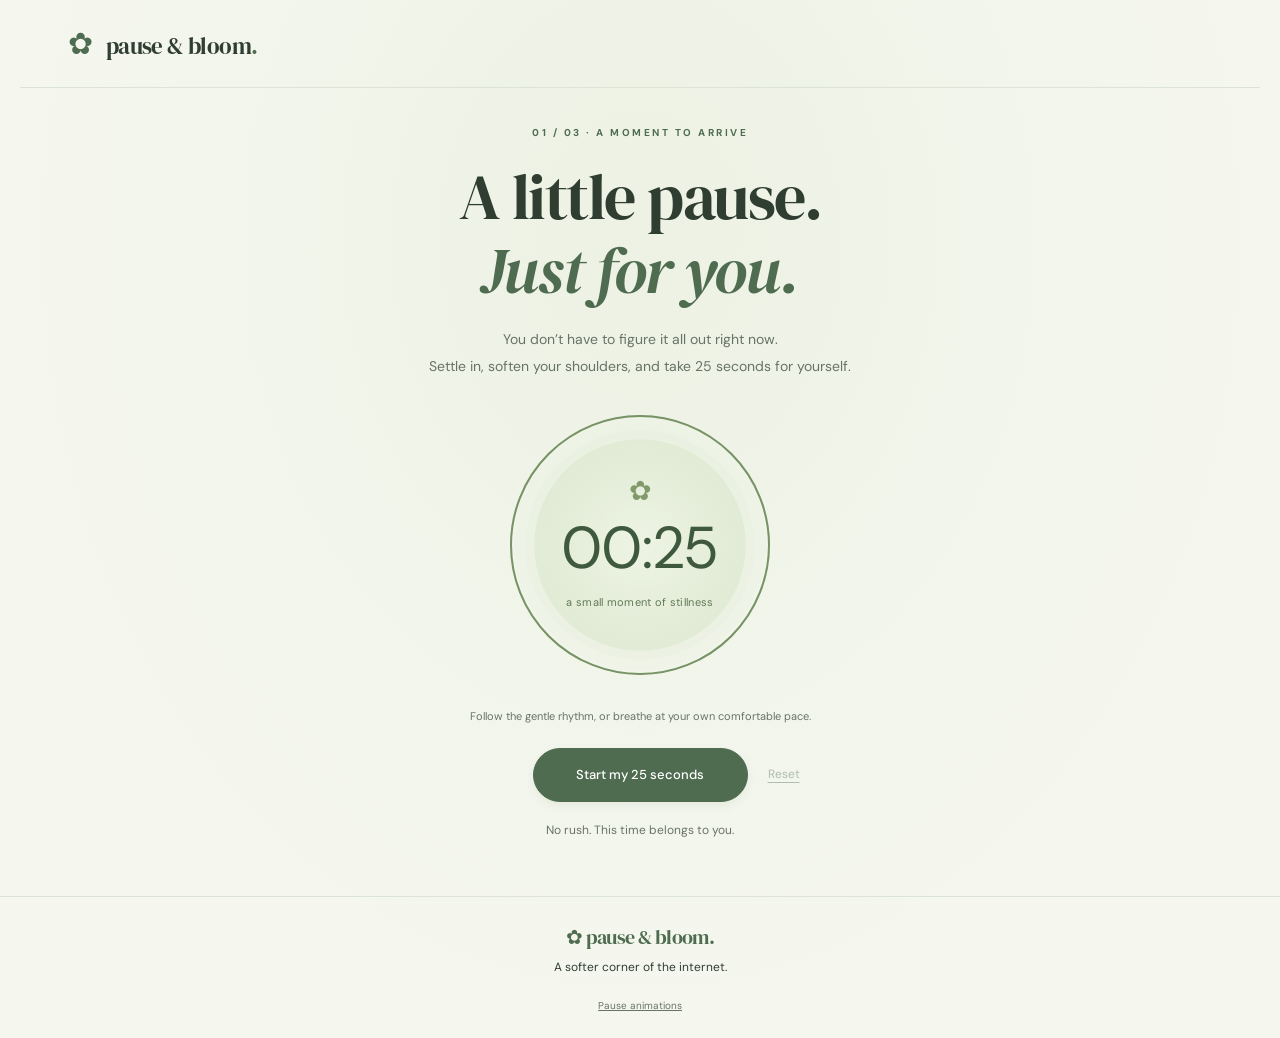
<file: index.html>
<!doctype html>
<html lang="en">
<head>
  <meta charset="UTF-8">
  <meta name="viewport" content="width=device-width, initial-scale=1">
  <meta name="theme-color" content="#f5f7ef">
  <meta name="description" content="A little reset space. Eight gentle reminders and a simple self-care quiz to help you pause, rest, and grow.">
  <title>Pause & Bloom — Your Little Reset Space</title>
  <link rel="icon" href="assets/favicon.svg" type="image/svg+xml">
  <link rel="stylesheet" href="styles.css">
  <script src="script.js" defer></script>
  <script src="timer.js" defer></script>
</head>
<body class="calm-page">
  <a class="skip-link" href="#calm">Skip to calming timer</a>
  <header class="site-header"><a class="brand" href="#calm"><span class="brand-flower" aria-hidden="true">✿</span> pause & bloom<span class="brand-dot">.</span></a></header>
  <main>
    <section class="calm-space" id="calm" aria-labelledby="calm-title">
      <span class="eyebrow">01 / 03 · A MOMENT TO ARRIVE</span>
      <h1 id="calm-title">A little pause.<br><em>Just for you.</em></h1>
      <p class="calm-intro">You don’t have to figure it all out right now.<br>Settle in, soften your shoulders, and take 25 seconds for yourself.</p>
      <div class="timer-orbit" id="timer-orbit">
        <div class="breath-halo" aria-hidden="true"></div>
        <svg class="timer-ring" viewBox="0 0 280 280" aria-hidden="true"><circle class="ring-track" cx="140" cy="140" r="129"/><circle class="ring-progress" id="ring-progress" cx="140" cy="140" r="129" pathLength="100"/></svg>
        <div class="timer-center"><span class="timer-flower" aria-hidden="true">✿</span><span id="timer-display" role="timer" aria-label="Time remaining" aria-live="off">00:25</span><span id="breath-cue">a small moment of stillness</span></div>
      </div>
      <p class="breathing-note">Follow the gentle rhythm, or breathe at your own comfortable pace.</p>
      <div class="timer-controls"><button class="button" id="timer-start">Start my 25 seconds</button><button class="timer-reset" id="timer-reset" disabled>Reset</button></div>
      <p id="timer-status" class="timer-status" role="status">No rush. This time belongs to you.</p>
      <a class="continue-link" id="timer-continue" href="reminders.html" hidden>Continue to my little reminders →</a>
      <noscript><p>Enable JavaScript to use the 25-second timer.</p></noscript>
    </section>
  </main>
  <footer><a class="brand" href="#calm">✿ pause & bloom.</a><p>A softer corner of the internet.</p><button id="motion-toggle" class="motion-toggle" aria-pressed="false">Pause animations</button></footer>
</body>
</html>
</file>
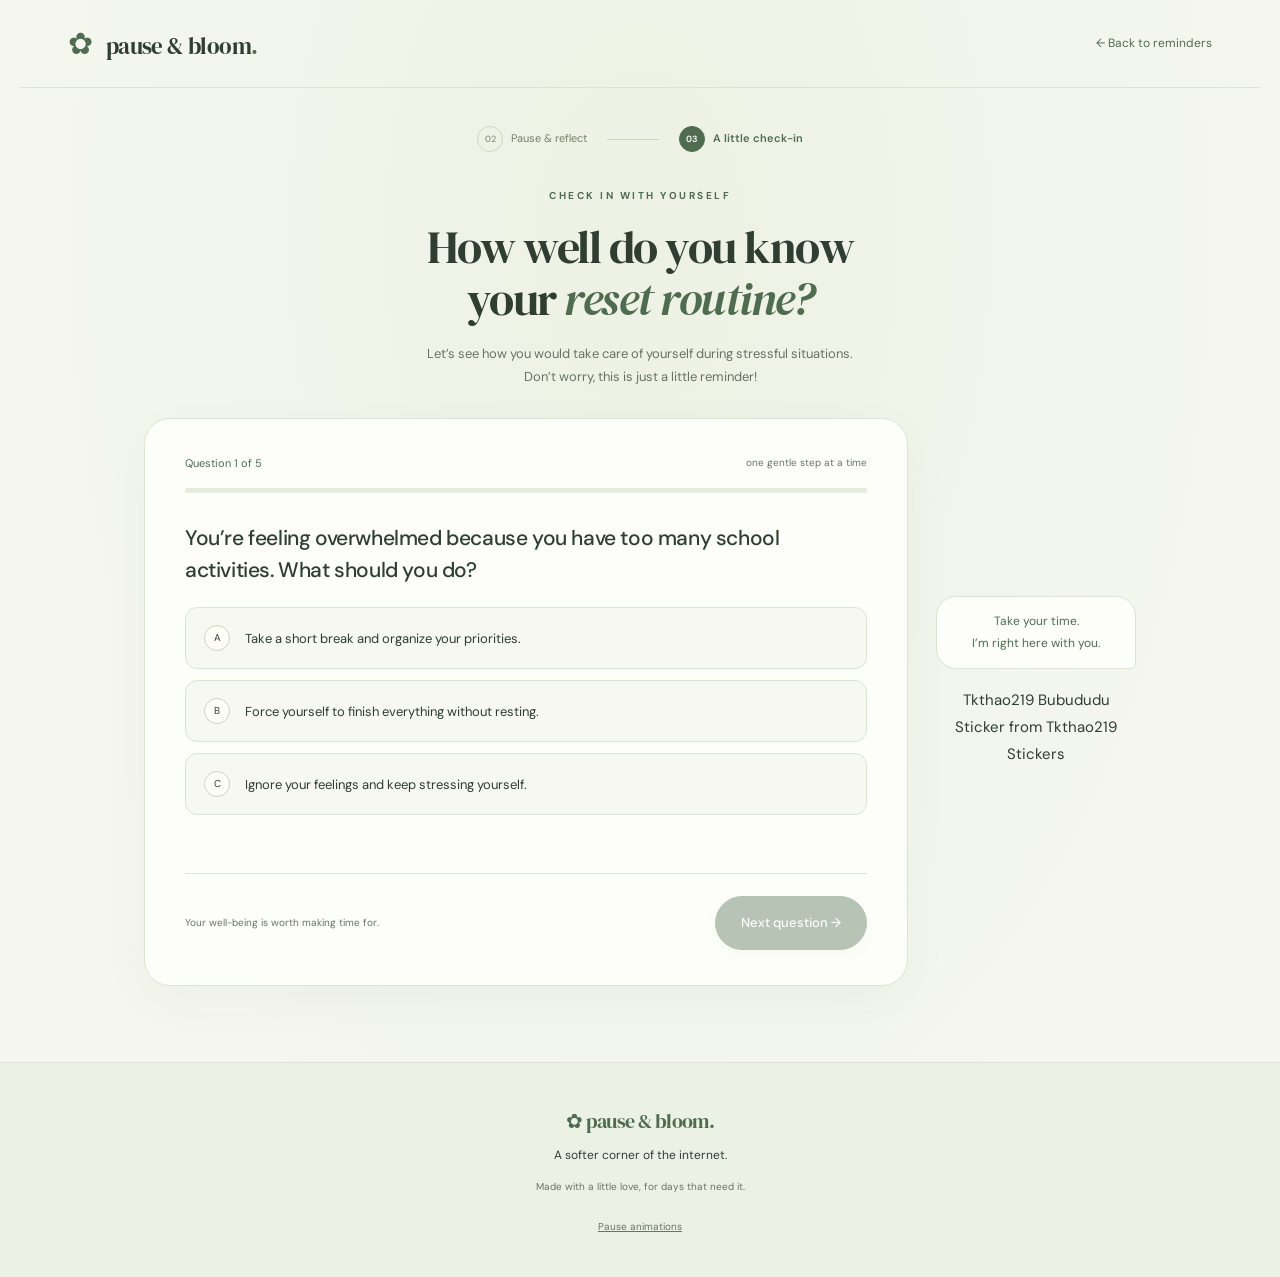
<file: quiz.html>
<!doctype html>
<html lang="en">
<head>
  <meta charset="UTF-8">
  <meta name="viewport" content="width=device-width, initial-scale=1">
  <meta name="theme-color" content="#f5f7ef">
  <meta name="description" content="A little reset space. Eight gentle reminders and a simple self-care quiz to help you pause, rest, and grow.">
  <title>Pause & Bloom — Your Self-Care Quiz</title>
  <link rel="icon" href="assets/favicon.svg" type="image/svg+xml">
  <link rel="stylesheet" href="styles.css">
  <script src="script.js" defer></script>
  <script src="bonk.js" defer></script>
  <script src="quiz.js" defer></script>
  <script src="fresh-start.js" defer></script>
</head>
<body class="quiz-page">
  <a class="skip-link" href="#quiz">Skip to quiz</a>
  <header class="site-header"><a class="brand" href="index.html"><span class="brand-flower" aria-hidden="true">✿</span> pause & bloom<span class="brand-dot">.</span></a><a class="back-link" href="reminders.html">← Back to reminders</a></header>
  <dialog class="bonk-dialog" id="bonk-dialog" aria-labelledby="bonk-title" aria-describedby="bonk-message">
    <button class="bonk-close" id="bonk-close" aria-label="Close and try again" autofocus>×</button>
    <h2 id="bonk-title">Oops, a little bonk!</h2>
    <div id="bonk-art" class="bonk-art"></div>
    <p id="bonk-message">It’s okay to get it wrong. You can try again.</p>
    <a class="bonk-credit" href="https://tenor.com/view/bonk-gif-13392138837084579216" target="_blank" rel="noopener noreferrer">Bonk GIF · Tenor</a>
  </dialog>
  <dialog class="bonk-dialog prize-dialog" id="prize-dialog" aria-labelledby="prize-title" aria-describedby="prize-message">
    <button class="bonk-close" id="prize-close" aria-label="Close reward" autofocus>×</button>
    <h2 id="prize-title">You got it right!</h2>
    <div id="prize-art"></div>
    <p id="prize-message">A little reward for choosing kindness for yourself.</p>
    <button class="button" id="prize-continue">Continue</button>
  </dialog>
  <main>
    <nav class="journey" aria-label="Your reset journey"><a href="reminders.html"><span>02</span> Pause & reflect</a><span class="journey-line" aria-hidden="true"></span><span aria-current="step"><span>03</span> A little check-in</span></nav>
    <section class="quiz-section section-shell" id="quiz" aria-labelledby="quiz-title">
      <div class="section-heading"><span class="eyebrow">CHECK IN WITH YOURSELF</span><h1 id="quiz-title">How well do you know<br>your <em>reset routine?</em></h1><p>Let’s see how you would take care of yourself during stressful situations.<br>Don’t worry, this is just a little reminder!</p></div>
      <div class="quiz-with-companion">
        <aside class="quiz-companion" aria-label="Your quiz companion">
          <div class="companion-bubble">Take your time.<br>I’m right here with you.</div>
          <div class="tenor-animation"><div class="tenor-gif-embed" data-postid="22112407" data-share-method="host" data-aspect-ratio="1.06667" data-width="100%"><a href="https://tenor.com/view/tkthao219-bubududu-panda-gif-22112407">Tkthao219 Bubududu Sticker</a> from <a href="https://tenor.com/search/tkthao219-stickers">Tkthao219 Stickers</a></div></div>
          <p class="companion-paused">Your panda friend is taking a quiet pause.</p>
        </aside>
      <div class="quiz-card" id="quiz-card"><div class="quiz-meta"><span id="question-count">Question 1 of 5</span><span>one gentle step at a time</span></div><progress id="quiz-progress" value="0" max="5" aria-label="Questions completed"></progress><h3 id="question" tabindex="-1"></h3><div id="answers" aria-labelledby="question"></div><p id="feedback" class="feedback" role="status" aria-live="polite"></p><div class="quiz-bottom"><span>Your well-being is worth making time for.</span><button class="button" id="next" disabled>Next question →</button></div></div></div>
    </section>
    <section class="closing section-shell" id="closing" hidden aria-labelledby="closing-title"><div class="closing-gif"><div class="tenor-animation"><div class="tenor-gif-embed" data-postid="3201890809137310537" data-share-method="host" data-aspect-ratio="1" data-width="100%"><a href="https://tenor.com/view/stray-kids-skz-mer1k4-stray-kids-reaction-kpop-gif-3201890809137310537">Stray Kids Skz GIF</a> from <a href="https://tenor.com/search/stray+kids-gifs">Stray Kids GIFs</a></div></div><p class="closing-gif-paused">Celebration animation hidden while animations are paused.</p></div><span class="eyebrow">A LITTLE KINDNESS GOES A LONG WAY</span><h2 id="closing-title" tabindex="-1">You did well!<br><em>I’m proud of you!</em></h2><h3>So, now you know how to reset yourself, right?</h3>
      <div class="closing-copy">
        <p>Take a moment to reflect on the things that are causing you stress right now. Think about all the achievements you've accomplished, the challenges you've faced, and how far you've come.</p>
        <p>Whenever you feel exhausted, remind yourself that you're putting effort into something meaningful. You're currently in a stage where you're learning, improving, and growing into a better version of yourself.</p>
        <p>It's normal to experience burnout, stress, and overwhelming emotions, especially when you're working hard to achieve your goals. But remember, you also need to give yourself time to rest and recharge.</p>
        <p>What matters most is that you don't lose your sense of direction. It's okay to feel tired and uncertain sometimes, but don't let those feelings stop you from moving forward. You don't have to figure everything out in one day. Just take things one step at a time, and always remember why you started.</p>
      </div><div class="closing-actions"><button class="button" id="fresh-start">start fresh tomorrow?</button><a class="restart-link" id="restart" href="index.html">Start my reset again</a></div></section>
    <noscript><p class="noscript">Please enable JavaScript to take the self-care quiz.</p></noscript>
  </main>
  <dialog id="fresh-dialog" class="fresh-dialog" aria-labelledby="fresh-title">
    <header class="fresh-header"><div><span class="eyebrow">A LITTLE LOVE FROM YOUR INTERNET BESTIE</span><h2 id="fresh-title">Good vibes incoming…</h2></div><button class="button" id="fresh-close" autofocus>Close all ✕</button></header>
    <div id="fresh-messages" class="fresh-messages"></div>
    <p class="fresh-signoff">Tomorrow is a fresh page. Pahinga ka muna tonight.</p>
  </dialog>
  <footer><a class="brand" href="index.html">✿ pause & bloom.</a><p>A softer corner of the internet.</p><span>Made with a little love, for days that need it.</span><button id="motion-toggle" class="motion-toggle" aria-pressed="false">Pause animations</button></footer>
</body>
</html>
</file>
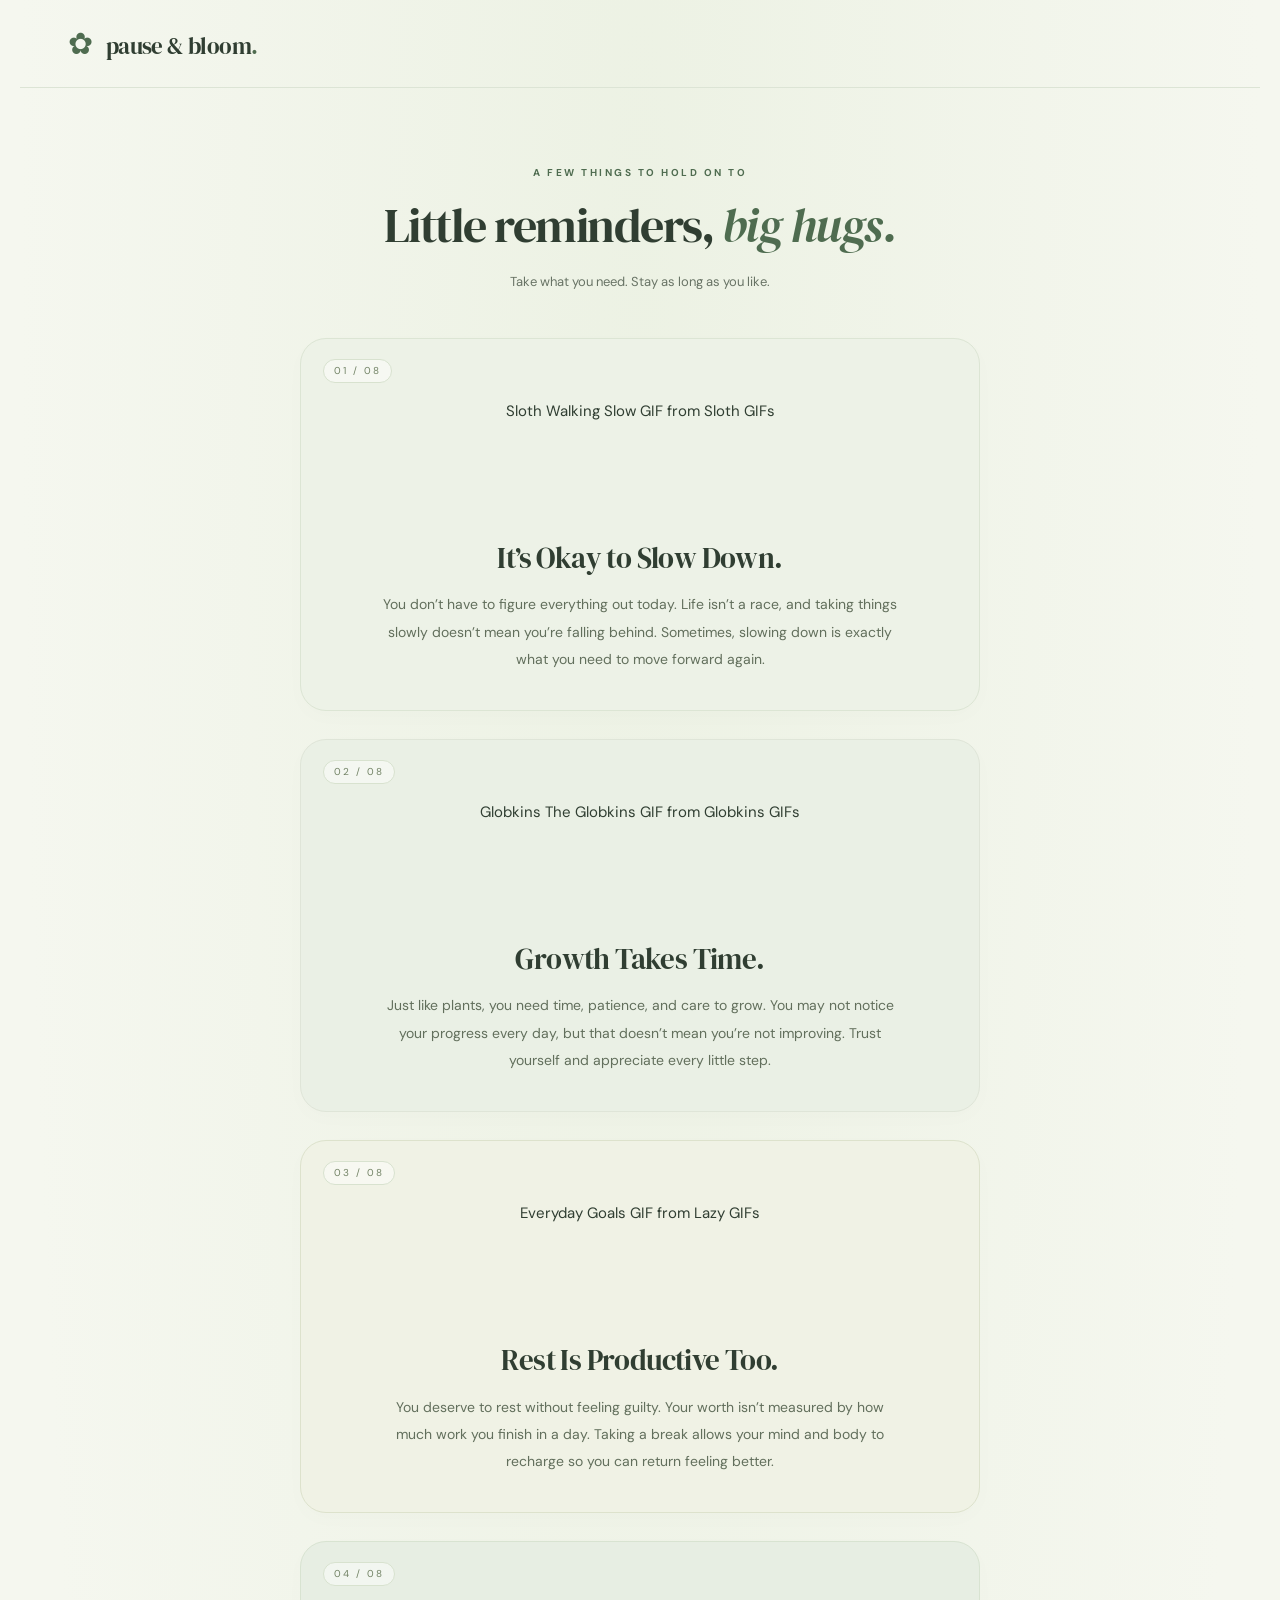
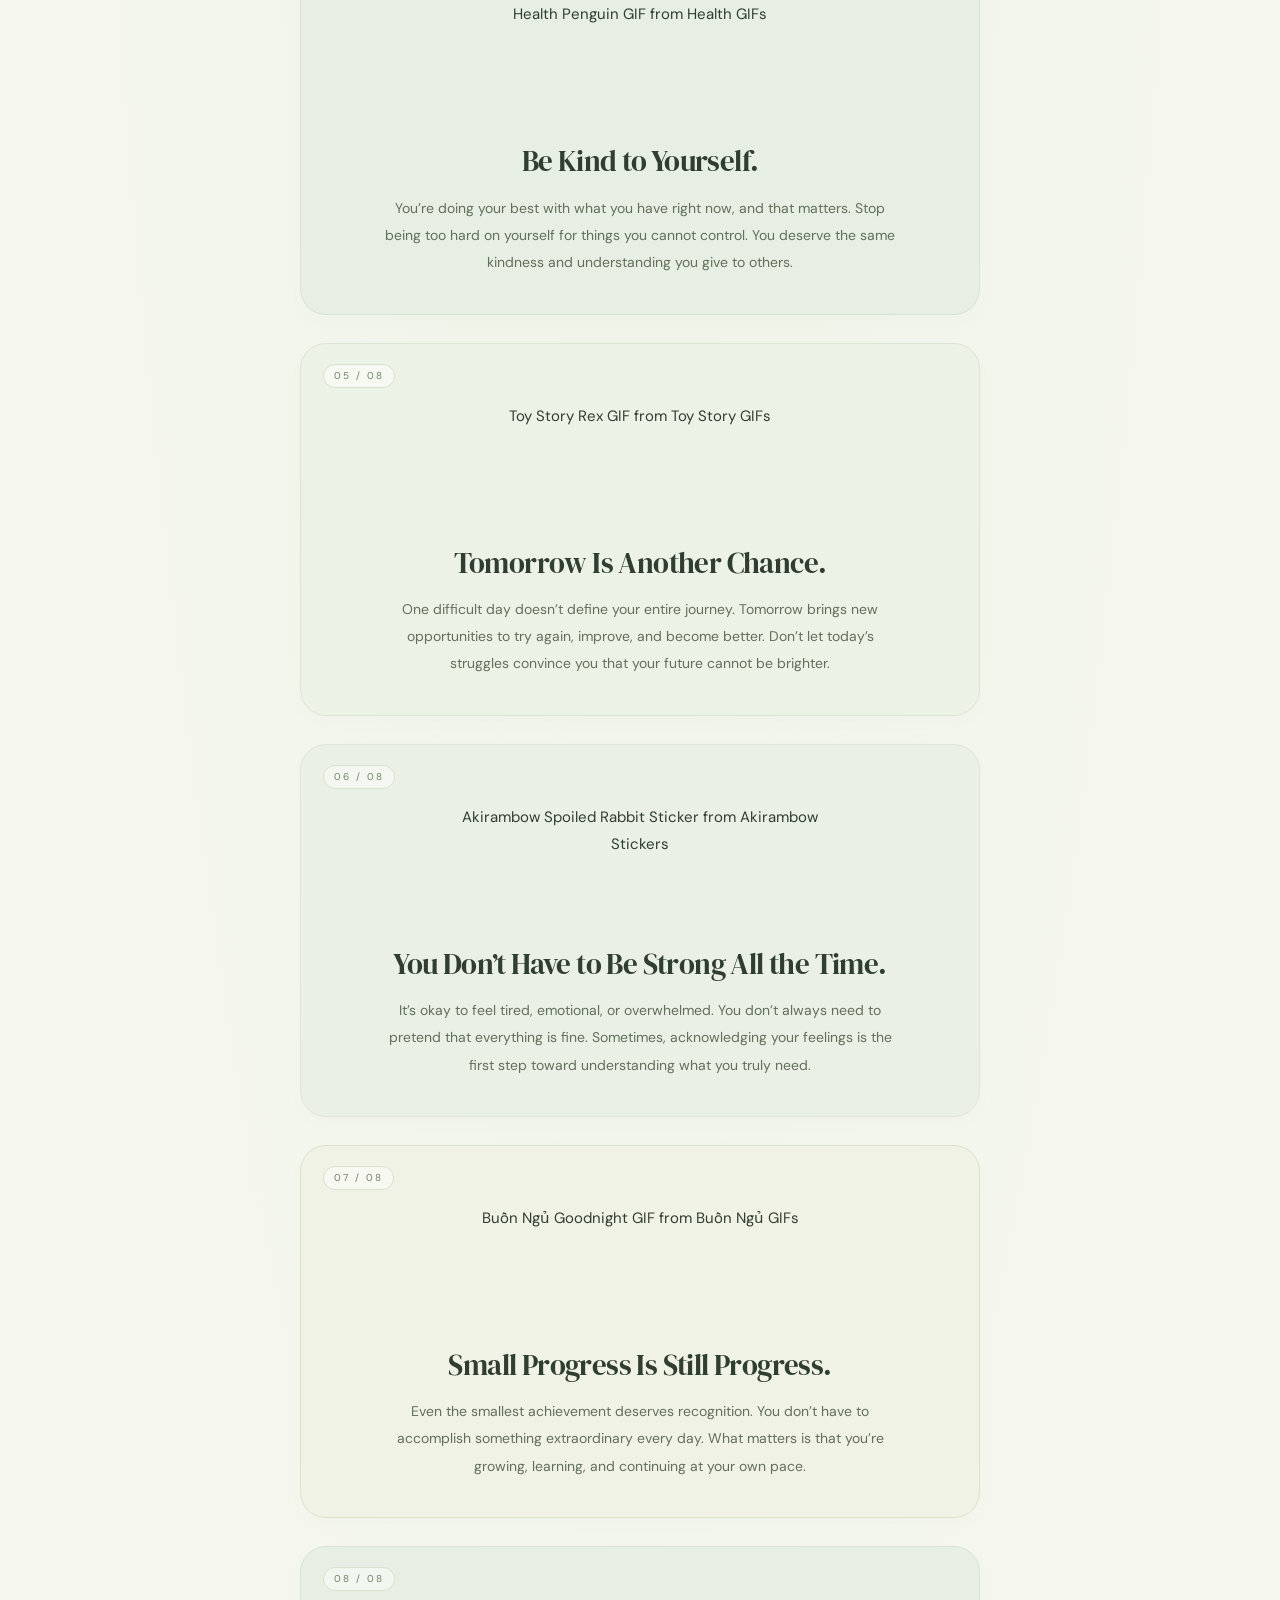
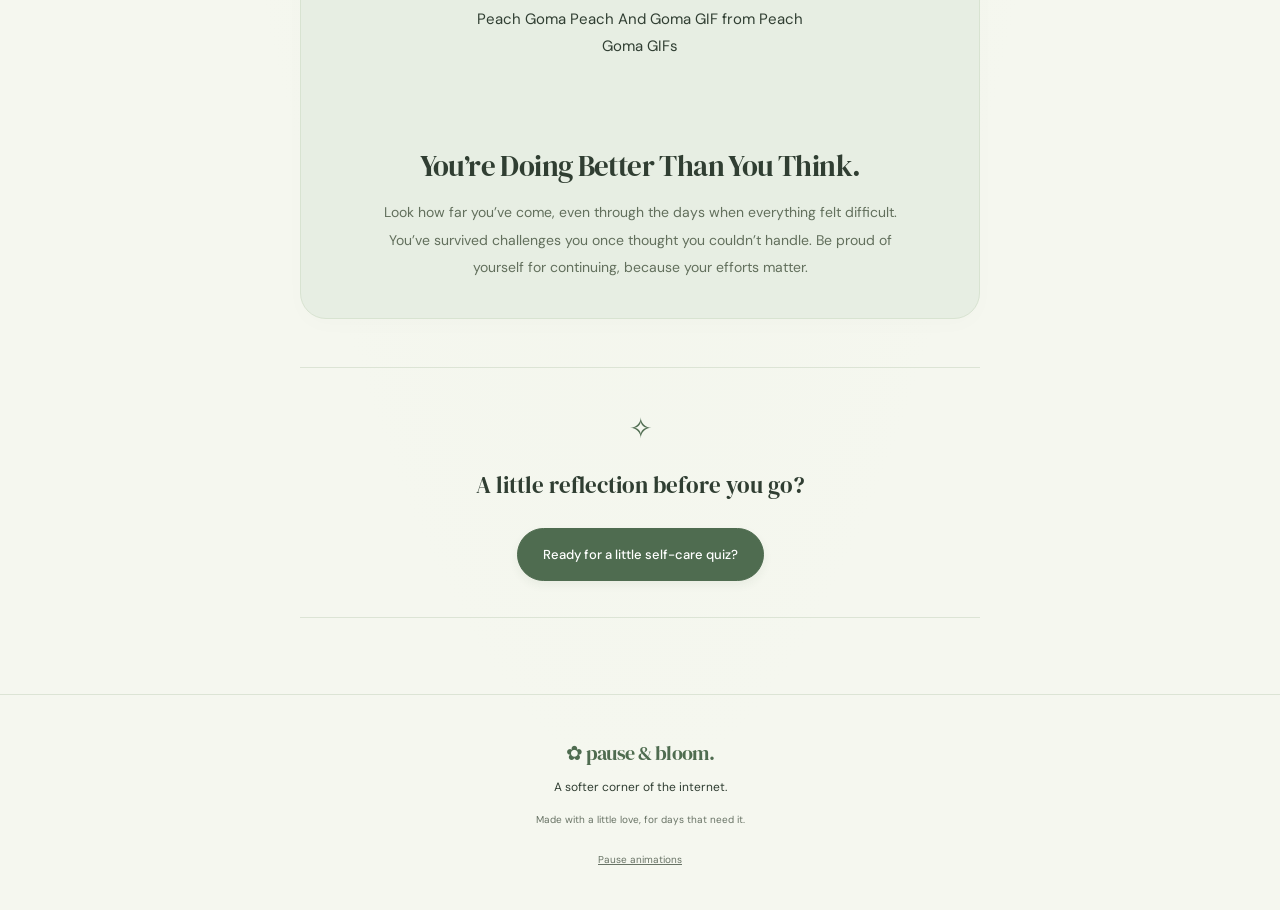
<file: reminders.html>
<!doctype html>
<html lang="en">
<head>
  <meta charset="UTF-8">
  <meta name="viewport" content="width=device-width, initial-scale=1">
  <meta name="theme-color" content="#f5f7ef">
  <meta name="description" content="A little reset space. Eight gentle reminders and a simple self-care quiz to help you pause, rest, and grow.">
  <title>Pause & Bloom — Little Reminders</title>
  <link rel="icon" href="assets/favicon.svg" type="image/svg+xml">
  <link rel="stylesheet" href="styles.css">
  <script src="script.js" defer></script>
</head>
<body class="reminders-page">
  <a class="skip-link" href="#reminders">Skip to reminders</a>
  <header class="site-header"><a class="brand" href="index.html"><span class="brand-flower" aria-hidden="true">✿</span> pause & bloom<span class="brand-dot">.</span></a></header>
  <main>
    <section class="reminders section-shell" id="reminders" aria-labelledby="reminders-title">
      <div class="section-heading reveal"><span class="eyebrow">A FEW THINGS TO HOLD ON TO</span><h1 id="reminders-title">Little reminders, <em>big hugs.</em></h1><p>Take what you need. Stay as long as you like.</p></div>
      <div id="reminder-list"></div>
      <div class="quiz-invite reveal"><span aria-hidden="true">✧</span><p>A little reflection before you go?</p><a class="button" href="quiz.html">Ready for a little self-care quiz?</a></div>
    </section>
    <noscript><p class="noscript">Please enable JavaScript to view the eight reminders.</p></noscript>
  </main>
  <footer><a class="brand" href="index.html">✿ pause & bloom.</a><p>A softer corner of the internet.</p><span>Made with a little love, for days that need it.</span><button id="motion-toggle" class="motion-toggle" aria-pressed="false">Pause animations</button></footer>
</body>
</html>
</file>
<file: styles.css>
@import url('https://fonts.googleapis.com/css2?family=DM+Sans:wght@400;500;600;700&family=DM+Serif+Display:ital@0;1&display=swap');
:root{--cream:#f5f7ef;--ink:#303e32;--muted:#687365;--accent:#4f6c50;--sage:#e5ecdd;--line:#dce4d5;--mint:#e7eee3;--green:#eaf0e5}
*{box-sizing:border-box}html{scroll-behavior:smooth;scroll-padding-top:30px}body{margin:0;background:var(--cream);color:var(--ink);font-family:'DM Sans',sans-serif;font-size:15px;line-height:1.8}a{color:inherit;text-decoration:none}button{font:inherit;cursor:pointer}button,a{-webkit-tap-highlight-color:transparent}button:focus-visible,a:focus-visible{outline:3px solid var(--accent);outline-offset:5px}[hidden]{display:none!important}.site-header{max-width:1240px;margin:auto;height:100px;display:flex;align-items:center;justify-content:space-between;padding:0 48px;border-bottom:1px solid var(--line)}.brand{font-family:'DM Serif Display',Georgia,serif;font-size:23px;letter-spacing:-.6px}.brand-flower{color:var(--accent);margin-right:9px;font-size:30px}.brand-dot{color:var(--accent)}.header-note{font-size:12px;color:var(--muted)}.header-note span{margin-left:12px;color:var(--accent);font-size:20px}.welcome{text-align:center;max-width:730px;margin:auto;padding:49px 24px 22px}.eyebrow{display:block;font-size:10px;font-weight:700;letter-spacing:2.5px;color:var(--accent)}.eyebrow>span{margin-right:7px}.hero-art{position:relative;width:280px;height:213px;margin:10px auto 22px}.hero-art img{width:260px;height:195px;object-fit:contain;mix-blend-mode:multiply}.art-note{position:absolute;bottom:0;left:0;right:0;color:var(--muted);font-family:Georgia,serif;font-style:italic;font-size:12px}.tiny-star{position:absolute;color:#8a9d7a;font-size:31px}.star-one{left:12px;top:44px}.star-two{right:4px;top:118px;font-size:21px}h1,h2,h3,p{margin-top:0}h1,h2{font-family:'DM Serif Display',Georgia,serif;font-weight:400;line-height:1.16;letter-spacing:-1.5px}h1{font-size:clamp(55px,7vw,78px);margin-bottom:18px}em{font-weight:400;color:var(--accent)}.welcome h2{font-family:'DM Sans',sans-serif;font-size:19px;font-weight:500;line-height:1.6;letter-spacing:-.4px;margin-bottom:21px}.intro{max-width:590px;margin:0 auto 27px;color:var(--muted);font-size:14px;line-height:1.95}.button{border:1px solid #4f6c50;background:var(--accent);color:white;padding:13px 24px;border-radius:50px;display:inline-flex;align-items:center;justify-content:center;gap:20px;font-size:12px;font-weight:500;transition:background .2s,transform .2s}.button:hover{background:#3a553c;transform:translateY(-2px)}.button:disabled{opacity:.4;cursor:not-allowed;transform:none}.small-note{font-size:10px;color:var(--muted);margin:14px 0 0}.scroll-hint{display:inline-block;color:#87967d;margin-top:22px;font-size:22px}.section-shell{max-width:860px;margin:0 auto;padding:76px 24px}.section-heading{text-align:center;margin-bottom:45px}.section-heading h2{font-size:42px;margin:16px 0}.section-heading p{color:var(--muted);font-size:13px}.reminders{border-top:1px solid var(--line);margin-top:32px}.reminder{position:relative;text-align:center;max-width:680px;margin:0 auto 28px;padding:31px 55px 37px;border:1px solid #dce5d4;border-radius:22px;background:#edf2e7}.reminder:nth-child(4n+2){background:var(--green);border-color:#dfe5d8}.reminder:nth-child(4n+3){background:#f0f2e5;border-color:#dde2cc}.reminder:nth-child(4n){background:var(--mint);border-color:#d8e3d1}.reminder-number{position:absolute;left:26px;top:20px;color:#718264;font-size:10px;letter-spacing:2px}.reminder img{display:block;width:240px;height:180px;max-width:100%;object-fit:contain;margin:0 auto 12px;mix-blend-mode:multiply}.reminder h3{font-family:'DM Serif Display',Georgia,serif;font-size:29px;font-weight:400;letter-spacing:-.6px;line-height:1.25;margin-bottom:15px}.reminder p{font-size:13px;color:#626f5c;line-height:1.95;margin:0}.quiz-invite{text-align:center;padding:28px 0 0}.quiz-invite>span{font-size:28px;color:var(--accent)}.quiz-invite p{font-family:'DM Serif Display',Georgia,serif;font-size:23px;margin:10px 0 22px}.quiz-section{border-top:1px solid var(--line)}.quiz-card{background:#fdfef9;padding:35px 40px;border:1px solid var(--line);border-radius:22px;box-shadow:0 12px 40px #30472c08}.quiz-meta{display:flex;justify-content:space-between;color:var(--accent);font-size:11px}.quiz-meta span:last-child{color:var(--muted);font-size:10px}progress{appearance:none;display:block;width:100%;height:5px;margin:15px 0 30px;border:0;border-radius:10px;background:var(--sage)}progress::-webkit-progress-bar{background:var(--sage);border-radius:10px}progress::-webkit-progress-value{background:#8ba67b;border-radius:10px}progress::-moz-progress-bar{background:#8ba67b;border-radius:10px}.quiz-card h3{font-size:20px;font-weight:500;line-height:1.5;letter-spacing:-.4px}#answers{display:grid;gap:11px}.answer{display:flex;align-items:center;gap:15px;text-align:left;padding:14px 18px;border:1px solid #dce5d3;border-radius:12px;background:#f5f8f0;color:var(--ink);font-size:13px}.answer:hover:not(:disabled){background:#eaf1e1;border-color:#96ad86}.answer-letter{display:grid;place-items:center;flex-shrink:0;width:26px;height:26px;border:1px solid #c9d8be;border-radius:50%;font-size:10px}.answer.correct{border-color:#8ca37c;background:#edf3e7}.answer.incorrect{border-color:#c99691;background:#faeeeb}.answer:disabled{cursor:default}.feedback{min-height:46px;font-size:12px;color:#526847;padding:14px 0 0;margin:0}.feedback.retry{color:#97635e}.quiz-bottom{display:flex;align-items:center;justify-content:space-between;gap:15px;margin-top:12px}.quiz-bottom>span{font-size:10px;color:var(--muted)}.closing{text-align:center;border-top:1px solid var(--line)}.closing>img{width:280px;height:210px;mix-blend-mode:multiply}.closing h2{font-size:48px;margin:21px 0}.closing h3{font-weight:500;font-size:17px}.closing-copy{max-width:580px;margin:25px auto;color:var(--muted);font-size:14px}.closing-mantra{font-family:'DM Serif Display',Georgia,serif;font-size:29px;color:var(--accent);margin:28px 0}footer{border-top:1px solid var(--line);padding:40px 20px;text-align:center}footer .brand{color:var(--accent);font-size:20px}footer p{font-size:12px;margin:6px 0}footer>span{font-size:10px;color:var(--muted)}.motion-toggle{display:block;margin:18px auto 0;border:0;background:none;text-decoration:underline;color:var(--muted);font-size:10px}.skip-link{position:fixed;left:10px;top:-100px;z-index:10;background:white;padding:10px}.skip-link:focus{top:10px}.noscript{padding:20px;text-align:center}.reveal.pending{opacity:0;transform:translateY(15px)}.reveal{transition:opacity .65s,transform .65s}@media(max-width:600px){.site-header{height:78px;padding:0 22px}.brand{font-size:20px}.header-note{font-size:10px}.header-note span{display:none}.welcome{padding-top:36px}.hero-art{height:188px}.hero-art img{height:172px;width:230px}.welcome h2{font-size:17px}.intro{font-size:13px}.section-shell{padding:52px 18px}.section-heading h2{font-size:34px}.reminder{padding:30px 25px}.reminder h3{font-size:26px}.quiz-card{padding:25px 20px}.quiz-meta span:last-child{display:none}.quiz-bottom{align-items:flex-end}.quiz-bottom>span{max-width:115px}.quiz-bottom .button{padding:12px 17px}.closing h2{font-size:39px}.desktop-break{display:none}}@media(prefers-reduced-motion:reduce){html{scroll-behavior:auto}*,*::before,*::after{transition:none!important;animation:none!important}.reveal.pending{opacity:1;transform:none}}

/* A quiet botanical palette, shared by both pages. */
body{background-image:radial-gradient(ellipse at 50% 240px,#e5edda88 0,transparent 620px)}
.site-header{height:88px}.header-nav{display:flex;align-items:center;gap:28px;font-size:12px;color:var(--muted)}
.header-nav a:last-child{color:var(--accent);border:1px solid #cbd8c0;border-radius:30px;padding:8px 16px}.header-nav a:hover,.back-link:hover{color:#263f2c;text-decoration:underline}
.welcome{padding-top:48px;padding-bottom:24px}.welcome>.eyebrow{display:inline-block;border:1px solid #d5dfca;border-radius:30px;padding:5px 16px;background:#f8faf3}
.hero-art{margin-top:18px}.button{box-shadow:0 4px 10px #354e3010;font-size:13px;padding:14px 25px}
.reminder{border-radius:26px;box-shadow:0 6px 22px #31482904}.reminder-number{background:#ffffff75;border:1px solid #d8e2cf;border-radius:20px;padding:2px 10px;left:22px;top:20px}.reminder p{font-size:14px;max-width:520px;margin:auto}
.quiz-invite{margin:48px auto 0;padding:36px 20px;max-width:680px;border-top:1px solid var(--line);border-bottom:1px solid var(--line)}
.back-link{font-size:12px;color:var(--accent)}.journey{display:flex;justify-content:center;align-items:center;gap:20px;padding:38px 20px 0;font-size:11px;color:#738268}.journey>a,.journey>[aria-current]{display:flex;align-items:center;gap:8px}.journey [aria-current]{color:var(--accent);font-weight:600}.journey span>span,.journey a>span{display:inline-grid;place-items:center;width:26px;height:26px;border:1px solid #cdd9c2;border-radius:50%;font-size:9px}.journey [aria-current]>span{background:var(--accent);color:white;border-color:var(--accent)}.journey-line{height:1px;width:52px;background:#ccd8c0}
.quiz-page .quiz-section{border-top:0;padding-top:35px;max-width:790px}.quiz-page .section-heading{margin-bottom:29px}.quiz-page .section-heading h1{font-size:46px;margin:16px 0;line-height:1.14}.quiz-page .quiz-card{border-radius:26px;box-shadow:0 16px 50px #4152350a}.quiz-card h3{font-size:21px}.answer{min-height:62px;background:#f6f8f1;transition:border-color .2s,background .2s}.answer-letter{background:#fffef9}.answer.correct .answer-letter{background:var(--accent);color:white;border-color:var(--accent)}.quiz-bottom{border-top:1px solid var(--line);padding-top:22px}.quiz-page .closing{margin-top:20px}.quiz-page footer{background:#ecf1e5}
@media(max-width:600px){.site-header{height:78px;padding:0 18px}.header-nav{gap:10px;font-size:10px}.header-nav a:first-child{display:none}.header-nav a:last-child{padding:7px 12px}.welcome{padding-top:32px}.reminder p{font-size:13px}.journey{gap:10px;font-size:10px;padding-top:27px}.journey-line{width:25px}.quiz-page .section-heading h1{font-size:36px}.quiz-page .quiz-section{padding-top:28px}.quiz-card h3{font-size:18px}.answer{padding:13px;font-size:13px}.back-link{font-size:10px}.quiz-bottom{flex-wrap:wrap}.quiz-bottom>span{max-width:none}.quiz-bottom .button{margin-left:auto}.quiz-invite .button{font-size:12px}}

/* The first page gives the timer its own quiet space. */
.calm-space{max-width:720px;margin:auto;padding:40px 22px 55px;text-align:center}.calm-space h1{font-size:clamp(43px,6vw,64px);margin:18px 0}.calm-intro{color:var(--muted);font-size:14px;line-height:1.9;margin:0 auto 25px}.timer-orbit{position:relative;width:280px;height:280px;margin:0 auto;display:grid;place-items:center}.breath-halo{position:absolute;inset:17px;border-radius:50%;background:radial-gradient(circle,#eef4e4,#dbe7ce);transform:scale(var(--breath-scale,.86));box-shadow:0 0 0 10px #e4eddb55,0 0 0 23px #e4eddb33}.timer-ring{position:absolute;inset:0;width:100%;height:100%;transform:rotate(-90deg);fill:none;stroke-width:2}.ring-track{stroke:#dce5d3}.ring-progress{stroke:#789365;stroke-dasharray:100;stroke-linecap:round}.timer-center{position:relative;display:flex;flex-direction:column;align-items:center}.timer-flower{color:#81996b;font-size:27px;line-height:1}#timer-display{font-size:59px;font-weight:400;letter-spacing:1px;line-height:1.5;font-variant-numeric:tabular-nums;color:#3f593e}#breath-cue{font-size:11px;color:#617956;letter-spacing:.3px}.breathing-note{font-size:11px;color:var(--muted);margin:22px auto;max-width:360px}.timer-controls{display:flex;justify-content:center;gap:18px;align-items:center}.timer-controls .button{min-width:215px}.timer-reset{border:0;background:none;color:var(--accent);padding:12px 6px;font-size:12px;text-decoration:underline;text-underline-offset:4px}.timer-reset:disabled{opacity:.4;cursor:default}.timer-status{font-size:12px;color:var(--muted);margin:18px auto;min-height:22px}.continue-link{font-size:12px;color:var(--accent);text-decoration:underline;text-underline-offset:5px}.continue-link.ready{display:inline-block;background:#e4ecd9;border:1px solid #cbd9bf;border-radius:25px;padding:10px 20px;text-decoration:none}.calm-page footer{padding:22px 20px}.calm-page footer p{margin:2px 0}.reminders-page .reminders{border:0;margin-top:0}.reminders-page .section-heading h1{font-size:clamp(36px,6vw,48px);margin:16px 0}.motion-paused .breath-halo{transform:scale(.93)}@media(prefers-reduced-motion:reduce){.breath-halo{transform:scale(.93)}}@media(max-width:600px){.calm-space{padding-top:30px}.calm-intro{font-size:13px}.timer-orbit{width:250px;height:250px}#timer-display{font-size:52px}.timer-controls{gap:12px}.timer-status{max-width:300px}.calm-space h1{margin:15px 0}}

/* Center the front-page content while allowing short screens to scroll. */
.calm-page {
  min-height: 100vh;
  min-height: 100svh;
  display: flex;
  flex-direction: column;
}
.calm-page > .site-header {
  width: 100%;
  flex-shrink: 0;
  margin: 0 auto;
}
.calm-page > main {
  flex: 1;
  display: grid;
  place-items: center;
  width: 100%;
}
.calm-page .calm-space {
  width: 100%;
  margin: 0 auto;
  padding: 36px 22px;
}
.calm-page .timer-controls {
  display: grid;
  grid-template-columns: 1fr auto 1fr;
  gap: 14px;
  align-items: center;
}
.calm-page #timer-start { grid-column: 2; }
.calm-page .timer-reset { grid-column: 3; justify-self: start; }
.calm-page > footer { width: 100%; flex-shrink: 0; }
@media (max-width: 400px) {
  .calm-page .timer-controls { grid-template-columns: 1fr; gap: 4px; }
  .calm-page #timer-start,
  .calm-page .timer-reset { grid-column: 1; justify-self: center; }
}

.reminder-embed { width: 100%; max-width: 360px; margin: 28px auto 22px; }
.tenor-animation { overflow: hidden; border-radius: 16px; min-height: 120px; }
.reminder .embed-paused { display: none; padding: 40px 16px; font-size: 12px; }
.motion-paused .tenor-animation { display: none; }
.motion-paused .reminder .embed-paused { display: block; }

/* A small companion beside the questions, in the normal page flow. */
.quiz-page .quiz-section { max-width: 1040px; }
.quiz-with-companion { display: grid; grid-template-columns: minmax(0, 1fr) 200px; gap: 28px; align-items: center; }
.quiz-with-companion .quiz-card { grid-column: 1; grid-row: 1; min-width: 0; }
.quiz-companion { grid-column: 2; grid-row: 1; text-align: center; min-width: 0; }
.companion-bubble { background: #fdfef9; border: 1px solid var(--line); border-radius: 20px 20px 6px 20px; padding: 14px 12px; margin-bottom: 18px; font-size: 12px; color: var(--accent); }
.quiz-companion .tenor-animation { width: 100%; }
.companion-paused { display: none; font-size: 12px; color: var(--muted); padding: 24px 12px; }
.motion-paused .companion-paused { display: block; }
@media (max-width: 760px) {
  .quiz-with-companion { grid-template-columns: minmax(0, 1fr); gap: 22px; }
  .quiz-with-companion .quiz-card { grid-column: 1; grid-row: 2; }
  .quiz-companion { grid-column: 1; grid-row: 1; width: 100%; max-width: 330px; margin: auto; display: flex; align-items: center; gap: 15px; }
  .companion-bubble { flex: 1; margin: 0; }
  .quiz-companion .tenor-animation { width: 125px; flex-shrink: 0; min-height: 0; }
  .companion-paused { flex: 1; padding: 10px; }
}

.bonk-dialog { width: min(390px, calc(100% - 32px)); max-height: calc(100dvh - 40px); overflow: auto; padding: 34px 24px 24px; border: 1px solid var(--line); border-radius: 26px; color: var(--ink); background: #f8faf3; text-align: center; box-shadow: 0 24px 90px #24342130; }
.bonk-dialog::backdrop { background: #25362680; backdrop-filter: blur(4px); }
.bonk-dialog h2 { font-size: 27px; margin: 10px 0 18px; }
.bonk-close { position: absolute; top: 8px; right: 12px; border: 0; background: transparent; color: var(--accent); font-size: 26px; width: 38px; height: 38px; }
.bonk-art { font-size: 13px; color: var(--muted); }
.bonk-art img { display: block; width: 100%; height: auto; border-radius: 16px; }
.bonk-dialog p { font-size: 13px; margin: 18px 0 8px; }
.bonk-credit { font-size: 10px; color: var(--muted); text-decoration: underline; }

.prize-animation { display: block; width: 100%; height: auto; aspect-ratio: 1; border: 0; border-radius: 16px; background: #fff; }
.prize-dialog .button { margin-top: 8px; }

.closing-gif { width: 100%; max-width: 320px; margin: 0 auto 28px; }
.closing-gif-paused { display: none; color: var(--muted); font-size: 12px; padding: 24px 12px; }
.motion-paused .closing-gif-paused { display: block; }

.closing-actions { display: flex; flex-direction: column; align-items: center; gap: 18px; }
.restart-link { font-size: 12px; color: var(--accent); text-decoration: underline; text-underline-offset: 4px; }
.fresh-dialog { width: min(1100px, calc(100% - 28px)); max-height: calc(100dvh - 28px); padding: 0 28px 28px; border: 1px solid #bdcdae; border-radius: 24px; background: #edf2e6; color: var(--ink); box-shadow: 0 24px 100px #1c301d40; }
.fresh-dialog::backdrop { background: #203523aa; backdrop-filter: blur(6px); }
.fresh-header { position: sticky; top: 0; z-index: 2; display: flex; align-items: center; justify-content: space-between; gap: 18px; padding: 24px 0 15px; background: #edf2e6; border-bottom: 1px solid #d1ddc5; }
.fresh-header h2 { font-size: 34px; margin: 8px 0 0; }
.small-heart { display: inline-block; margin-left: 6px; font-size: 17px; line-height: 1; color: var(--accent); transform: translateY(-2px); opacity: .8; }
.fresh-header .eyebrow { font-size: 9px; letter-spacing: 1.5px; }
.fresh-header .button { flex-shrink: 0; }
.fresh-intro, .fresh-signoff { font-size: 12px; color: var(--muted); text-align: center; margin: 22px 0; }
.fresh-messages { display: grid; grid-template-columns: repeat(3,minmax(0,1fr)); gap: 24px 20px; padding: 12px 6px; }
.motivation-window { align-self: start; overflow: hidden; border: 1px solid #8ea27d; border-radius: 10px; background: #fffef6; box-shadow: 5px 6px 0 #bacbaa77; transform: rotate(var(--tilt)); animation: kindness-pop .3s ease-out both; }
.motivation-window:nth-child(even) { background: #f3f7ec; }
.window-bar { display: flex; align-items: center; justify-content: space-between; gap: 6px; background: #d5e3c9; padding: 7px 10px; border-bottom: 1px solid #a7bb96; font-family: monospace; font-size: 11px; }
.window-bar button { border: 1px solid #8b9f7b; border-radius: 4px; background: #f6faef; color: #3b5233; font-size: 19px; line-height: 1; min-width: 30px; min-height: 30px; }
.motivation-window h3 { font-family: 'DM Serif Display',Georgia,serif; font-size: 23px; line-height: 1.3; font-weight: 400; margin: 20px 18px 10px; }
.motivation-window p { font-size: 13px; line-height: 1.85; margin: 0 18px 23px; }
.motivation-window.still, .motion-paused .motivation-window { animation: none; transform: none; }
@keyframes kindness-pop { from { opacity: 0; transform: translateY(12px) scale(.94); } to { opacity: 1; transform: rotate(var(--tilt)); } }
@media(max-width:850px) { .fresh-messages { grid-template-columns: repeat(2,minmax(0,1fr)); } }
@media(max-width:560px) { .fresh-dialog { padding: 0 16px 20px; } .fresh-header { gap: 10px; } .fresh-header h2 { font-size: 25px; } .fresh-header .eyebrow { display: none; } .fresh-header .button { padding: 10px 13px; font-size: 11px; } .fresh-messages { grid-template-columns: minmax(0,1fr); gap: 22px; } }
@media(prefers-reduced-motion:reduce) { .motivation-window { animation: none; transform: none; } }
</file>
